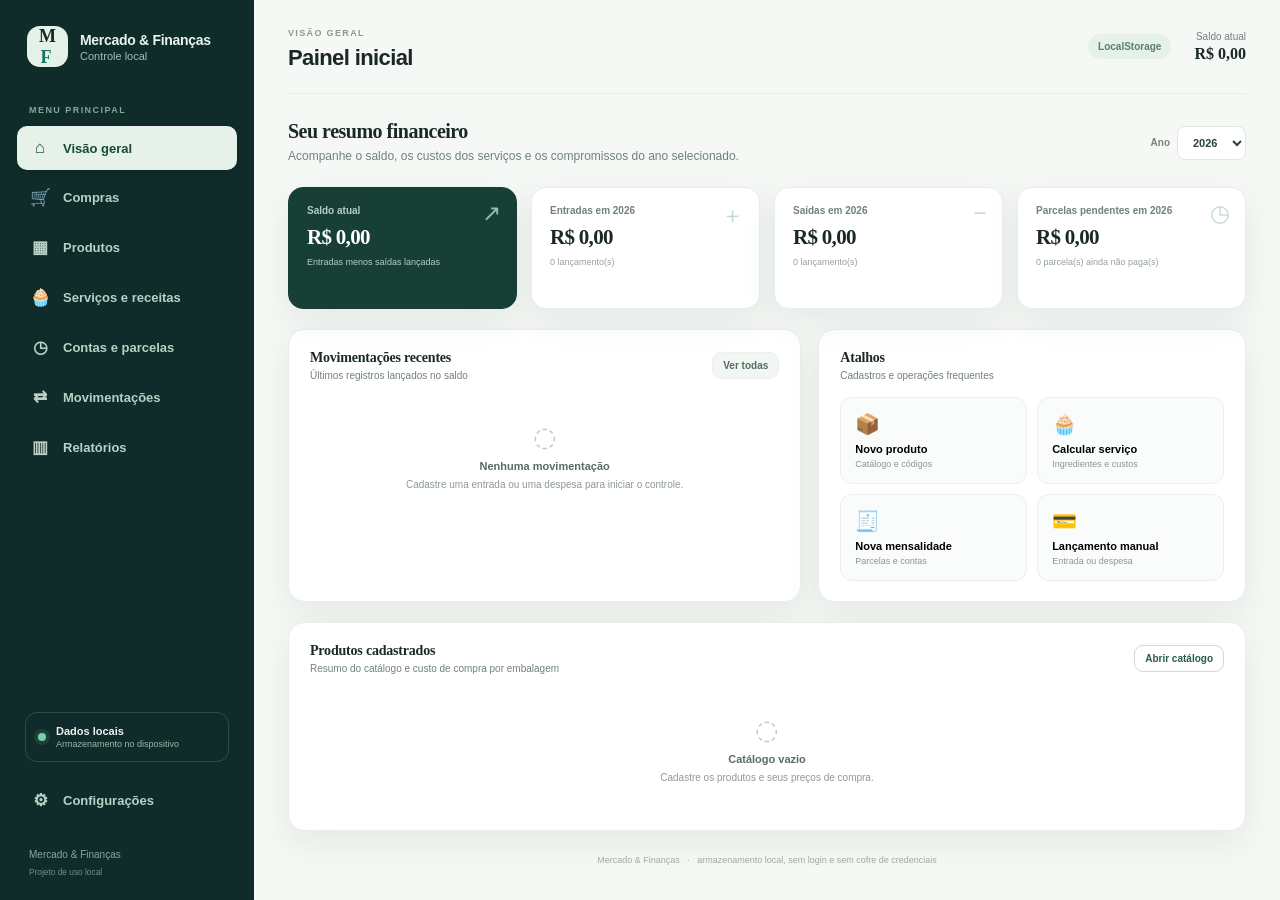
<file: LocalStorage/index.html>
<!doctype html>
<html lang="pt-BR">
<head>
  <meta charset="utf-8">
  <meta name="viewport" content="width=device-width,initial-scale=1">
  <meta name="theme-color" content="#102c2a">
  <title>Mercado &amp; Finanças</title>
  <link rel="stylesheet" href="./styles.css">
</head>
<body data-mode="local">
  <div id="appShell" class="app-shell hidden">
    <aside class="sidebar">
      <div class="brand-lockup"><div class="brand-icon">M<span>F</span></div><div><b>Mercado &amp; Finanças</b><small>Controle local</small></div></div>
      <div class="nav-caption">MENU PRINCIPAL</div>
      <nav class="main-nav" aria-label="Navegação principal">
        <button class="nav-item active" data-view="dashboard"><span>⌂</span>Visão geral</button>
        <button class="nav-item" data-view="shopping"><span>🛒</span>Compras</button>
        <button class="nav-item" data-view="products"><span>▦</span>Produtos</button>
        <button class="nav-item" data-view="services"><span>🧁</span>Serviços e receitas</button>
        <button class="nav-item" data-view="obligations"><span>◷</span>Contas e parcelas</button>
        <button class="nav-item" data-view="finance"><span>⇄</span>Movimentações</button>
        <button class="nav-item" data-view="reports"><span>▥</span>Relatórios</button>
      </nav>
      <div class="sidebar-bottom"><div class="local-indicator"><i></i><div><b>Dados locais</b><small>Armazenamento no dispositivo</small></div></div><button class="nav-item" data-view="settings"><span>⚙</span>Configurações</button><div class="sidebar-foot">Mercado &amp; Finanças<br><small>Projeto de uso local</small></div></div>
    </aside>
    <main class="main-area">
      <header class="topbar"><div class="topbar-left"><button id="mobileMenu" class="mobile-menu" aria-label="Abrir menu">☰</button><div><span id="topEyebrow" class="eyebrow">VISÃO GERAL</span><h1 id="pageTitle">Painel inicial</h1></div></div><div class="topbar-right"><span id="modeLabel" class="mode-label">LocalStorage</span><div class="top-balance"><small>Saldo atual</small><b id="topBalance">R$ 0,00</b></div></div></header>
      <div id="viewRoot" class="view-root"><div class="loading-state">Carregando aplicativo…</div></div>
      <footer class="app-footer">Mercado &amp; Finanças <span>·</span> armazenamento local, sem login e sem cofre de credenciais</footer>
    </main>
  </div>
  <div id="modalRoot"></div>
  <div id="toastRoot" class="toast-root" aria-live="polite"></div>
  <script src="./qrcode-vendor.js"></script>
  <script src="./app.js"></script>
</body>
</html>
</file>
<file: LocalStorage/styles.css>
:root{--ink:#1a2827;--muted:#71817e;--line:#e7ece8;--paper:#f5f8f5;--white:#fff;--green:#18745f;--green-dark:#102c2a;--green-soft:#e7f3ed;--orange:#e8a04a;--red:#c94e4e;--shadow:0 12px 35px rgba(21,50,41,.07);--radius:16px;font-family:'DM Sans',sans-serif;color:var(--ink);background:var(--paper)}*{box-sizing:border-box}body{margin:0;min-width:320px;background:var(--paper)}button,input,select,textarea{font:inherit}button{cursor:pointer}button:disabled{opacity:.45;cursor:not-allowed}.hidden{display:none!important}.app-shell{min-height:100vh;display:grid;grid-template-columns:254px minmax(0,1fr)}.sidebar{background:var(--green-dark);color:#eaf4ee;padding:26px 17px 20px;display:flex;flex-direction:column;min-height:100vh;position:sticky;top:0;height:100vh;overflow:auto}.brand-lockup{display:flex;gap:12px;align-items:center;padding:0 10px 30px}.brand-lockup>div:last-child{display:flex;flex-direction:column;gap:2px}.brand-lockup b{font-family:Manrope,sans-serif;font-size:14px;letter-spacing:-.3px}.brand-lockup small{color:#a3bdb2;font-size:11px}.brand-icon{width:41px;height:41px;border-radius:13px;background:#e4f1e8;color:var(--green-dark);display:grid;place-items:center;font-family:Manrope;font-weight:800;font-size:18px;position:relative}.brand-icon span{color:var(--green);margin-left:-3px}.nav-caption{font-size:9px;letter-spacing:1.45px;color:#83a69a;font-weight:700;padding:8px 12px 11px}.main-nav{display:flex;flex-direction:column;gap:5px}.nav-item{width:100%;border:0;color:#bad0c6;background:transparent;display:flex;align-items:center;gap:13px;text-align:left;padding:12px 13px;border-radius:10px;font-size:13px;font-weight:600;transition:.18s}.nav-item span{width:20px;display:inline-grid;place-items:center;font-size:17px}.nav-item:hover{background:rgba(255,255,255,.08);color:#fff}.nav-item.active{background:#e6f2e9;color:#164b3d;box-shadow:0 4px 12px rgba(0,0,0,.12)}.sidebar-bottom{margin-top:auto;padding-top:25px}.local-indicator{display:flex;align-items:center;gap:10px;margin:0 8px 16px;padding:12px;border:1px solid rgba(210,237,222,.16);border-radius:12px}.local-indicator i{width:8px;height:8px;border-radius:100%;background:#78d0a4;box-shadow:0 0 0 4px rgba(120,208,164,.12)}.local-indicator div{display:flex;flex-direction:column;gap:2px}.local-indicator b{font-size:11px}.local-indicator small{font-size:9px;color:#9bb7aa}.sidebar-foot{padding:23px 12px 0;color:#86a69a;font-size:10px;line-height:1.7}.sidebar-foot small{color:#6f9183}.main-area{min-width:0;max-width:1750px;width:100%;margin:0 auto;padding:0 34px 24px}.topbar{height:94px;display:flex;justify-content:space-between;align-items:center;border-bottom:1px solid var(--line);margin-bottom:26px}.topbar-left{display:flex;align-items:center;gap:12px}.eyebrow{font-size:9px;letter-spacing:1.35px;color:#8a9992;font-weight:700}.topbar h1{font-family:Manrope,sans-serif;font-size:22px;letter-spacing:-.6px;margin:5px 0 0}.topbar-right{display:flex;align-items:center;gap:23px}.mode-label{font-size:10px;font-weight:700;color:#55816f;background:#e5f1e9;padding:7px 10px;border-radius:20px}.top-balance{display:flex;flex-direction:column;align-items:flex-end;gap:3px}.top-balance small{font-size:10px;color:var(--muted)}.top-balance b{font-family:Manrope;font-size:16px}.mobile-menu{display:none;border:1px solid var(--line);background:#fff;border-radius:9px;padding:8px 10px;color:var(--ink)}.view-root{display:flex;flex-direction:column;gap:20px;min-height:440px}.page-intro{display:flex;justify-content:space-between;align-items:center;gap:18px;margin-bottom:1px}.page-intro h2{font-family:Manrope;font-size:20px;letter-spacing:-.5px;margin:0 0 4px}.page-intro p{font-size:12px;color:var(--muted);margin:0;max-width:760px;line-height:1.55}.button{border:1px solid transparent;border-radius:9px;padding:10px 15px;font-size:11px;font-weight:700;display:inline-flex;align-items:center;justify-content:center;gap:6px;white-space:nowrap;transition:.18s}.button.primary{background:var(--green);color:#fff;box-shadow:0 5px 13px rgba(24,116,95,.15)}.button.primary:hover{background:#115e4c;transform:translateY(-1px)}.button.outline{border-color:#cddbd2;background:#fff;color:#285c4b}.button.outline:hover,.button.subtle:hover{background:var(--green-soft);border-color:#b8d5c6}.button.subtle{background:#f2f6f3;color:#536b61;border-color:#edf1ed}.button.small{padding:7px 10px;font-size:10px}.button.full{width:100%}.button.danger-button{background:#fff1f0;color:#b43e3e;border-color:#f0ceca}.panel{background:var(--white);border:1px solid #e9eee9;border-radius:var(--radius);padding:20px 21px;box-shadow:var(--shadow);min-width:0}.panel-heading{display:flex;align-items:center;justify-content:space-between;gap:12px;margin-bottom:16px}.panel-heading h3{font-family:Manrope;font-size:14px;margin:0 0 4px;letter-spacing:-.2px}.panel-heading p{font-size:10px;color:var(--muted);margin:0}.metric-grid{display:grid;grid-template-columns:repeat(4,minmax(0,1fr));gap:14px}.metric-grid.compact-metrics{grid-template-columns:repeat(3,minmax(0,1fr))}.metric-card{position:relative;background:#fff;border:1px solid #e9eee9;border-radius:15px;padding:17px 18px;min-height:122px;box-shadow:var(--shadow);overflow:hidden}.metric-card>span{display:block;color:#71817b;font-size:10px;font-weight:600;margin-bottom:9px}.metric-card strong{display:block;font-family:Manrope;font-size:21px;letter-spacing:-.7px;white-space:nowrap}.metric-card small{display:block;color:#95a19b;font-size:9px;margin-top:7px}.metric-card>i{position:absolute;right:15px;top:12px;font-size:23px;font-style:normal;color:#c3dbcb}.metric-card.balance-card{background:#173f36;color:#fff;border-color:#173f36}.metric-card.balance-card>span,.metric-card.balance-card small{color:#b4d0c1}.metric-card.balance-card>i{color:#8ec5a9}.dashboard-grid{display:grid;grid-template-columns:1.2fr 1fr;gap:17px}.transaction-list{display:flex;flex-direction:column}.transaction-row{display:grid;grid-template-columns:34px minmax(0,1fr) auto 25px;align-items:center;gap:10px;padding:12px 0;border-bottom:1px solid #eff2ef}.transaction-row:last-child{border-bottom:0}.transaction-icon{width:32px;height:32px;border-radius:10px;display:grid;place-items:center;font-size:16px;font-weight:700}.transaction-icon.income{background:#e7f5ec;color:#22875a}.transaction-icon.expense{background:#fff0ed;color:#c35a4f}.transaction-copy{display:flex;flex-direction:column;gap:4px;min-width:0}.transaction-copy b{font-size:11px;overflow:hidden;text-overflow:ellipsis;white-space:nowrap}.transaction-copy small{font-size:9px;color:#96a19b}.transaction-row>strong{font-size:11px;white-space:nowrap}.income-text{color:#21845a!important}.expense-text{color:#c4564d!important}.mini-action{width:27px;height:27px;border-radius:8px;border:1px solid #e7ece8;background:#fff;color:#66776f;font-size:14px;display:inline-grid;place-items:center}.mini-action:hover{background:#eef5f0}.mini-action.danger{color:#b95a55}.mini-action.danger:hover{background:#fff0ed;border-color:#f5d6d1}.shortcut-grid{display:grid;grid-template-columns:repeat(2,minmax(0,1fr));gap:10px}.shortcut-grid button{border:1px solid #e9efea;background:#fafcfb;text-align:left;border-radius:12px;padding:14px;display:flex;flex-direction:column;gap:4px;transition:.18s}.shortcut-grid button:hover{border-color:#b7d7c4;background:#f2f9f4;transform:translateY(-1px)}.shortcut-grid button>span{font-size:20px;margin-bottom:3px}.shortcut-grid b{font-size:11px}.shortcut-grid small{color:#89978f;font-size:9px}.quick-products{display:grid;grid-template-columns:repeat(2,minmax(0,1fr));gap:0 24px}.quick-products>div{display:flex;align-items:center;gap:10px;padding:10px 0;border-bottom:1px solid #eff2ef}.product-emoji{width:34px;height:34px;flex:none;border-radius:10px;background:#f0f5f0;display:grid;place-items:center;font-size:17px}.quick-products>div>div{display:flex;flex-direction:column;gap:3px;min-width:0}.quick-products b{font-size:10px;overflow:hidden;text-overflow:ellipsis;white-space:nowrap}.quick-products small{font-size:9px;color:#97a29c}.quick-products strong{margin-left:auto;font-size:10px;white-space:nowrap}.toolbar{display:flex;justify-content:space-between;align-items:center;gap:12px;margin-bottom:14px}.muted{font-size:10px;color:var(--muted)}.search-field{display:flex;align-items:center;gap:9px;border:1px solid #e3eae4;border-radius:9px;padding:0 11px;height:37px;color:#9aa69f;min-width:250px;background:#fff}.search-field input{border:0;outline:0;width:100%;font-size:11px;background:transparent;color:var(--ink)}.full-search{width:100%;margin-bottom:13px}.table-wrap{width:100%;overflow-x:auto}table{border-collapse:collapse;width:100%;font-size:10px;text-align:left;white-space:nowrap}th{font-size:9px;color:#85938b;font-weight:700;text-transform:uppercase;letter-spacing:.45px;background:#fafcfb;padding:11px 10px;border-bottom:1px solid #e9eee9}td{padding:12px 10px;border-bottom:1px solid #edf1ed;color:#53625b}tbody tr:last-child td{border-bottom:0}.table-primary{font-weight:700;color:#273b33;font-size:10px}.table-actions{display:flex;align-items:center;gap:5px}.product-name-cell{display:flex;align-items:center;gap:9px}.product-name-cell>div{display:flex;flex-direction:column;gap:3px}.product-name-cell small,td small{display:block;color:#96a29b;font-size:9px;margin-top:3px}.sub-cell{font-size:8px!important}.table-empty{text-align:center;color:#87958e;padding:22px}.code-preview{border:1px dashed #d3e1d8;border-radius:11px;background:#f8fbf8;display:grid;grid-template-columns:1fr 1fr;gap:8px;padding:13px}.code-preview div{display:flex;flex-direction:column;gap:5px}.code-preview small{color:#899890;font-size:9px}.code-preview b{font-family:monospace;font-size:13px;color:#285d4b}.code-preview>span{grid-column:1/-1;font-size:9px;color:#96a29b}.notice-line{background:#f0f7f2;color:#557364;border:1px solid #e0ede4;border-radius:10px;padding:12px 14px;font-size:10px;line-height:1.5}.notice-line.warning{background:#fff8e9;color:#8a6a33;border-color:#f2e4bf}.empty-state{min-height:120px;display:flex;align-items:center;justify-content:center;flex-direction:column;text-align:center;padding:22px;color:#8c9a92}.empty-state>span{font-size:27px;color:#bdcec2;margin-bottom:7px}.empty-state b{font-size:11px;color:#576c60}.empty-state p{font-size:10px;margin:5px 0 0;max-width:310px;line-height:1.5}.shopping-layout{display:grid;grid-template-columns:1.2fr 1fr;gap:16px;align-items:start}.shop-product-grid{display:grid;grid-template-columns:repeat(2,minmax(0,1fr));gap:9px}.shop-product{display:flex;align-items:center;gap:9px;background:#fbfdfb;border:1px solid #edf1ed;border-radius:11px;padding:10px;min-width:0}.shop-product>div{display:flex;flex-direction:column;gap:3px;min-width:0}.shop-product b{font-size:10px;overflow:hidden;text-overflow:ellipsis;white-space:nowrap}.shop-product small{font-size:8px;color:#93a098}.shop-product strong{font-size:10px;margin-top:2px}.add-button{margin-left:auto;flex:none;border:0;background:#e5f3e9;color:#227052;border-radius:8px;width:29px;height:29px;font-size:19px}.add-button:hover{background:#cce6d4}.cart-panel{position:sticky;top:16px}.quantity-input{width:68px;border:1px solid #dfe8e0;border-radius:6px;padding:6px;font-size:10px}.cart-total{display:flex;align-items:center;justify-content:space-between;border-top:1px solid #e9eee9;padding:16px 0 13px;margin-top:5px}.cart-total span{font-size:11px;color:#78877f}.cart-total strong{font-family:Manrope;font-size:19px}.history-list{display:flex;flex-direction:column}.history-row{display:grid;grid-template-columns:minmax(0,1fr) auto auto;align-items:center;gap:14px;padding:11px 0;border-bottom:1px solid #eff2ef}.history-row:last-child{border-bottom:0}.history-row>div:first-child{display:flex;flex-direction:column;gap:4px;min-width:0}.history-row b{font-size:11px}.history-row small{font-size:9px;color:#93a098}.history-row>strong{font-size:11px;white-space:nowrap}.service-grid{display:grid;grid-template-columns:repeat(2,minmax(0,1fr));gap:14px}.service-card{border:1px solid #e5ece6;background:#fff;border-radius:14px;padding:16px;box-shadow:var(--shadow)}.service-card-head{display:grid;grid-template-columns:34px minmax(0,1fr) auto;align-items:start;gap:9px}.service-card-head>span{width:32px;height:32px;border-radius:10px;background:#edf5ef;display:grid;place-items:center;font-size:17px}.service-card-head>div{display:flex;flex-direction:column;gap:4px;min-width:0}.service-card-head b{font-size:12px}.service-card-head small{font-size:9px;color:#92a097;line-height:1.4}.service-card-head>strong{font-family:Manrope;font-size:14px;white-space:nowrap}.service-card-meta{display:flex;gap:13px;flex-wrap:wrap;color:#839187;font-size:9px;padding:13px 0;border-bottom:1px solid #edf1ed;margin-bottom:12px}.service-actions{display:flex;align-items:center;gap:7px;flex-wrap:wrap}.service-actions .mini-action{margin-left:auto}.section-title{display:flex;align-items:center;justify-content:space-between;gap:12px}.section-title h3{font-size:12px;margin:0 0 3px}.section-title p{font-size:9px;color:#8d9b93;margin:0;line-height:1.45}.service-item-row{display:grid;grid-template-columns:minmax(180px,1.7fr) 100px 80px 100px 28px;gap:8px;align-items:end;padding:10px 0;border-bottom:1px solid #edf1ed}.service-item-row:last-child{border-bottom:0}.field{display:flex;flex-direction:column;gap:6px;font-size:10px;font-weight:600;color:#53655b;min-width:0}.field input,.field select,.field textarea,.form-grid>label>input,.form-grid>label>select,.form-grid>label>textarea{width:100%;border:1px solid #dfe8e0;background:#fff;border-radius:8px;padding:10px 11px;color:#263a31;font-size:11px;outline:0;min-width:0}.field input:focus,.field select:focus,.field textarea:focus{border-color:#72ad8a;box-shadow:0 0 0 3px rgba(64,142,94,.09)}.field textarea{resize:vertical}.field-label{display:block;margin-bottom:6px}.inline-fields{display:grid;grid-template-columns:1fr 100px;gap:8px}.field-help{font-size:9px;font-weight:400;color:#91a097;line-height:1.4}.item-cost{display:flex;flex-direction:column;gap:5px;padding-bottom:8px}.item-cost small{font-size:8px;color:#93a098}.item-cost b{font-size:10px}.remove-line{margin-bottom:2px}.cost-input-grid{display:grid;grid-template-columns:repeat(3,minmax(0,1fr));gap:11px}.cost-summary{border:1px solid #dfebe2;background:#f7fbf7;border-radius:11px;padding:13px 15px;display:grid;grid-template-columns:repeat(2,minmax(0,1fr));gap:9px}.cost-summary>div{display:flex;justify-content:space-between;gap:10px;font-size:10px;color:#75867b}.cost-summary b{color:#314e40}.cost-summary .cost-total{grid-column:1/-1;border-top:1px solid #dce8df;padding-top:10px;margin-top:2px;color:#245d47}.cost-summary .cost-total strong{font-family:Manrope;font-size:18px}.obligation-list{display:flex;flex-direction:column}.obligation-list-row{display:grid;grid-template-columns:minmax(0,1fr) auto auto;gap:14px;align-items:center;padding:12px 0;border-bottom:1px solid #edf1ed}.obligation-list-row:last-child{border-bottom:0}.obligation-list-row>div:first-child{display:flex;flex-direction:column;gap:4px}.obligation-list-row b{font-size:11px}.obligation-list-row small{font-size:9px;color:#8d9b93}.obligation-list-row>strong{font-size:11px;text-align:right}.obligation-list-row>strong small{display:inline;margin-left:4px}.month-group{padding:10px 0 18px}.month-group h3{font-family:Manrope;font-size:12px;text-transform:capitalize;margin:3px 0 9px;color:#385b49}.month-group h3 span{font-family:'DM Sans';font-size:9px;font-weight:500;color:#94a198;margin-left:6px}.status-pill,.launch-pill{display:inline-block;border-radius:20px;padding:5px 8px;font-size:8px;font-weight:700}.status-pill.paid{background:#e4f5e9;color:#237a4e}.status-pill.pending{background:#fff5df;color:#98702e}.status-pill.late{background:#fff0ed;color:#b34b43}.launch-pill.launched{background:#e9f0ff;color:#4d68a0}.launch-pill.not-launched{background:#f1f3f1;color:#7c8981}.year-control{display:flex;align-items:center;gap:7px;color:#77867e;font-size:10px;font-weight:600}.year-control select{border:1px solid #dfe8e0;background:#fff;border-radius:8px;padding:9px 11px;font-size:11px;color:#284638}.report-grid{display:grid;grid-template-columns:1fr 1fr;gap:16px}.report-bar-row{margin:14px 0}.report-bar-row>div:first-child{display:flex;justify-content:space-between;font-size:10px;margin-bottom:7px}.report-bar-row span{color:#697a70}.report-bar-row b{font-size:10px}.bar-track{height:7px;background:#eff4f0;border-radius:10px;overflow:hidden}.bar-track i{display:block;height:100%;background:#58a47b;border-radius:10px;min-width:2px}.monthly-row{display:grid;grid-template-columns:70px minmax(60px,1fr) 78px;align-items:center;gap:9px;margin:12px 0}.monthly-row span,.monthly-row b{font-size:9px;color:#697a70}.monthly-row b{text-align:right}.settings-grid{display:grid;grid-template-columns:1fr 1fr;gap:16px}.settings-grid .danger-panel{grid-column:1/-1}.settings-actions{display:flex;gap:9px;flex-wrap:wrap;margin:16px 0}.file-button{cursor:pointer}.settings-counts{display:grid;grid-template-columns:repeat(4,1fr);gap:8px}.settings-counts>div{background:#f7faf7;border-radius:9px;padding:12px 6px;text-align:center;display:flex;flex-direction:column;gap:4px}.settings-counts b{font-family:Manrope;font-size:20px;color:#285c48}.settings-counts span{font-size:9px;color:#829087}.danger-panel{border-color:#f0e1dd}.danger-panel h3{color:#a34f47}.product-code-details{display:grid;grid-template-columns:1fr 1.5fr;gap:18px;align-items:center;padding:16px 0}.qr-panel,.barcode-panel{display:flex;flex-direction:column;align-items:center;gap:7px;min-width:0}.qr-panel b,.barcode-panel b{font-size:10px}.qr-panel small,.barcode-panel small{font-family:monospace;font-size:9px;color:#89968f;overflow-wrap:anywhere}.qr-svg{max-width:100%;height:auto}.barcode-svg{width:100%;max-width:360px;height:auto}.modal-backdrop{position:fixed;inset:0;z-index:30;background:rgba(15,35,29,.58);display:grid;place-items:center;padding:20px;overflow:auto}.modal-card{width:min(590px,100%);max-height:calc(100vh - 40px);overflow:auto;background:#fff;border-radius:17px;padding:22px;box-shadow:0 24px 80px rgba(0,0,0,.2);animation:modalIn .18s ease}.modal-card.modal-wide{width:min(850px,100%)}.modal-header{display:flex;justify-content:space-between;align-items:flex-start;gap:15px;margin-bottom:19px}.modal-header h2{font-family:Manrope;font-size:18px;margin:5px 0 0;letter-spacing:-.4px}.icon-button{width:30px;height:30px;border:0;border-radius:9px;background:#f1f5f1;color:#697b70;font-size:20px;line-height:1}.form-grid{display:grid;grid-template-columns:1fr 1fr;gap:13px}.full-field{grid-column:1/-1}.modal-actions{display:flex;justify-content:flex-end;gap:8px;flex-wrap:wrap;padding-top:6px}.checkout-total{background:#f4f8f4;border:1px solid #e7eee8;border-radius:10px;padding:14px;display:flex;align-items:center;justify-content:space-between}.checkout-total span{font-size:10px;color:#75867b}.checkout-total strong{font-family:Manrope;font-size:20px}.checkbox-field{display:flex;align-items:flex-start;gap:10px;font-size:10px;color:#455b4d}.checkbox-field input{width:16px;height:16px;margin:1px 0 0;accent-color:var(--green)}.checkbox-field span{display:flex;flex-direction:column;gap:4px}.checkbox-field small{font-size:9px;color:#8b9990;line-height:1.45;font-weight:400}.toast-root{position:fixed;right:20px;bottom:20px;z-index:60;display:flex;flex-direction:column;gap:8px;pointer-events:none}.toast{background:#173e34;color:#fff;padding:12px 16px;border-radius:10px;box-shadow:0 10px 25px rgba(0,0,0,.15);font-size:11px;max-width:min(390px,calc(100vw - 40px));animation:toastIn .2s ease}.toast.error{background:#a63f3b}.boot-error{max-width:700px;margin:60px auto}.loading-state{text-align:center;padding:60px;color:#83948a}.app-footer{text-align:center;padding:24px 0 8px;color:#a0aaa3;font-size:9px}.app-footer span{padding:0 5px}@keyframes modalIn{from{opacity:0;transform:translateY(7px)}to{opacity:1;transform:translateY(0)}}@keyframes toastIn{from{opacity:0;transform:translateY(8px)}to{opacity:1;transform:translateY(0)}}
@media(max-width:1150px){.app-shell{grid-template-columns:220px minmax(0,1fr)}.main-area{padding:0 22px 20px}.metric-grid{grid-template-columns:repeat(2,minmax(0,1fr))}.service-item-row{grid-template-columns:minmax(130px,1.5fr) 85px 70px 85px 28px}.shopping-layout{grid-template-columns:1fr}.cart-panel{position:static}.shop-product-grid{grid-template-columns:repeat(3,minmax(0,1fr))}}
@media(max-width:800px){.app-shell{display:block}.sidebar{position:fixed;z-index:20;left:0;top:0;width:260px;transform:translateX(-105%);transition:transform .22s ease;height:100vh;min-height:100vh;box-shadow:14px 0 30px rgba(0,0,0,.18)}.app-shell.sidebar-open .sidebar{transform:translateX(0)}.main-area{padding:0 17px 18px}.topbar{height:78px;margin-bottom:20px}.mobile-menu{display:inline-block}.topbar h1{font-size:18px}.topbar-right{gap:10px}.mode-label{display:none}.dashboard-grid,.report-grid,.settings-grid{grid-template-columns:1fr}.settings-grid .danger-panel{grid-column:auto}.service-grid{grid-template-columns:1fr}.page-intro{align-items:flex-start;flex-wrap:wrap}.page-intro>div{flex:1 1 100%}.page-intro .year-control{margin-left:auto}.shop-product-grid{grid-template-columns:repeat(2,minmax(0,1fr))}.search-field{min-width:0}.service-item-row{grid-template-columns:minmax(0,1fr) 95px 70px 28px}.item-cost{grid-column:1/4;display:flex;flex-direction:row;justify-content:space-between;padding:0 4px 5px}.remove-line{grid-column:4;grid-row:2}.cost-input-grid{grid-template-columns:repeat(2,minmax(0,1fr))}}
@media(max-width:520px){.main-area{padding:0 12px 16px}.topbar{height:72px}.topbar h1{font-size:16px}.top-balance b{font-size:13px}.metric-grid,.metric-grid.compact-metrics{grid-template-columns:repeat(2,minmax(0,1fr));gap:9px}.metric-card{padding:13px;min-height:105px}.metric-card strong{font-size:16px}.metric-card small{font-size:8px}.panel{padding:15px 13px;border-radius:13px}.panel-heading h3{font-size:13px}.panel-heading p{font-size:9px}.page-intro h2{font-size:18px}.page-intro p{font-size:10px}.page-intro .button{width:100%}.shortcut-grid{gap:8px}.shortcut-grid button{padding:11px}.quick-products{grid-template-columns:1fr}.shop-product-grid{grid-template-columns:1fr}.service-item-row{grid-template-columns:minmax(0,1fr) 84px 65px 26px;gap:6px}.service-item-row .field{font-size:9px}.cost-input-grid{grid-template-columns:1fr 1fr}.cost-summary{grid-template-columns:1fr}.cost-summary .cost-total{grid-column:auto}.form-grid{grid-template-columns:1fr}.full-field{grid-column:1}.inline-fields{grid-template-columns:1fr 90px}.code-preview{grid-template-columns:1fr}.code-preview>span{grid-column:1}.product-code-details{grid-template-columns:1fr}.barcode-panel{max-width:100%}.modal-backdrop{padding:8px}.modal-card,.modal-card.modal-wide{padding:17px;max-height:calc(100vh - 16px)}.modal-actions{justify-content:stretch}.modal-actions .button{flex:1;white-space:normal}.transaction-row{grid-template-columns:30px minmax(0,1fr) auto 24px;gap:7px}.transaction-row>strong{font-size:9px}.transaction-copy b{font-size:10px}.transaction-copy small{font-size:8px}.history-row{grid-template-columns:minmax(0,1fr) auto}.history-row .table-actions{grid-column:1/-1;justify-content:flex-end}.obligation-list-row{grid-template-columns:minmax(0,1fr) auto}.obligation-list-row .table-actions{grid-column:1/-1;justify-content:flex-end}.settings-counts{grid-template-columns:repeat(2,1fr)}.toolbar{align-items:flex-start;flex-direction:column}.search-field{width:100%}.year-control select{padding:8px}.app-footer{font-size:8px}}
</file>
